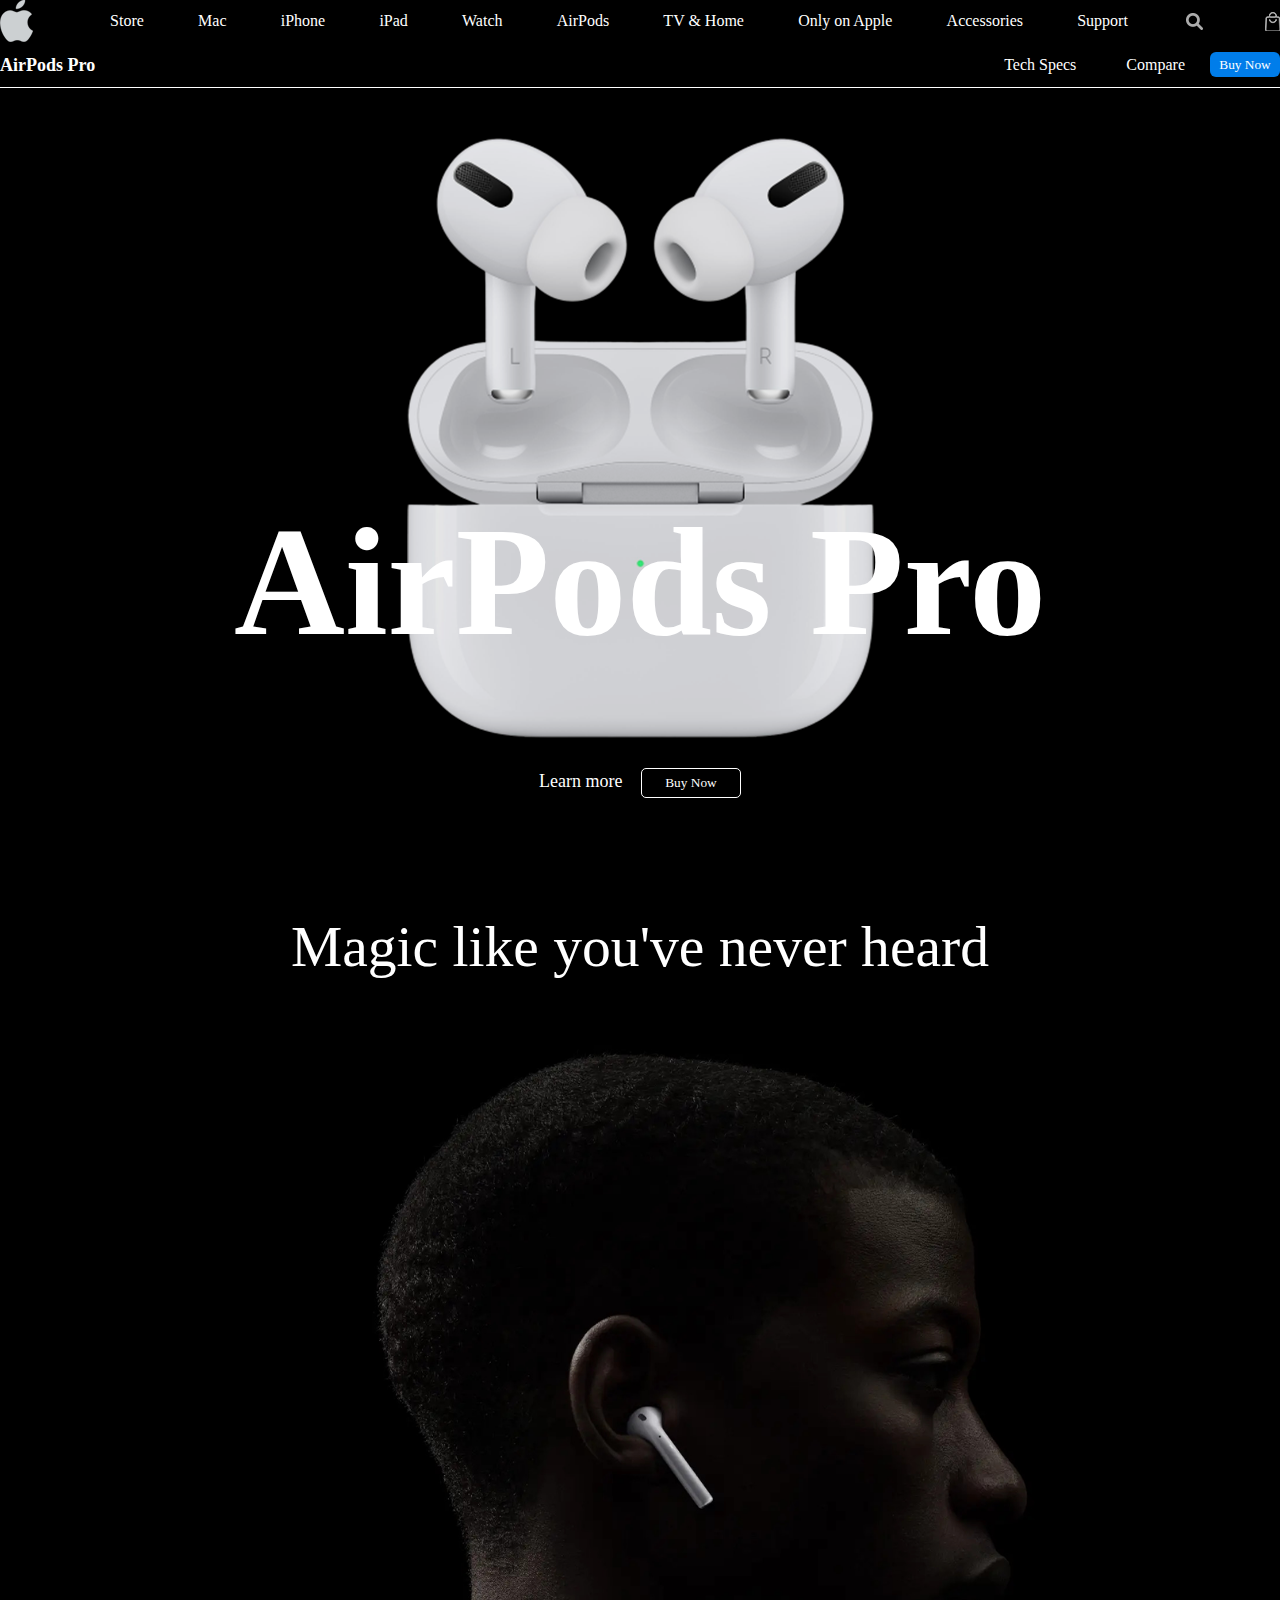
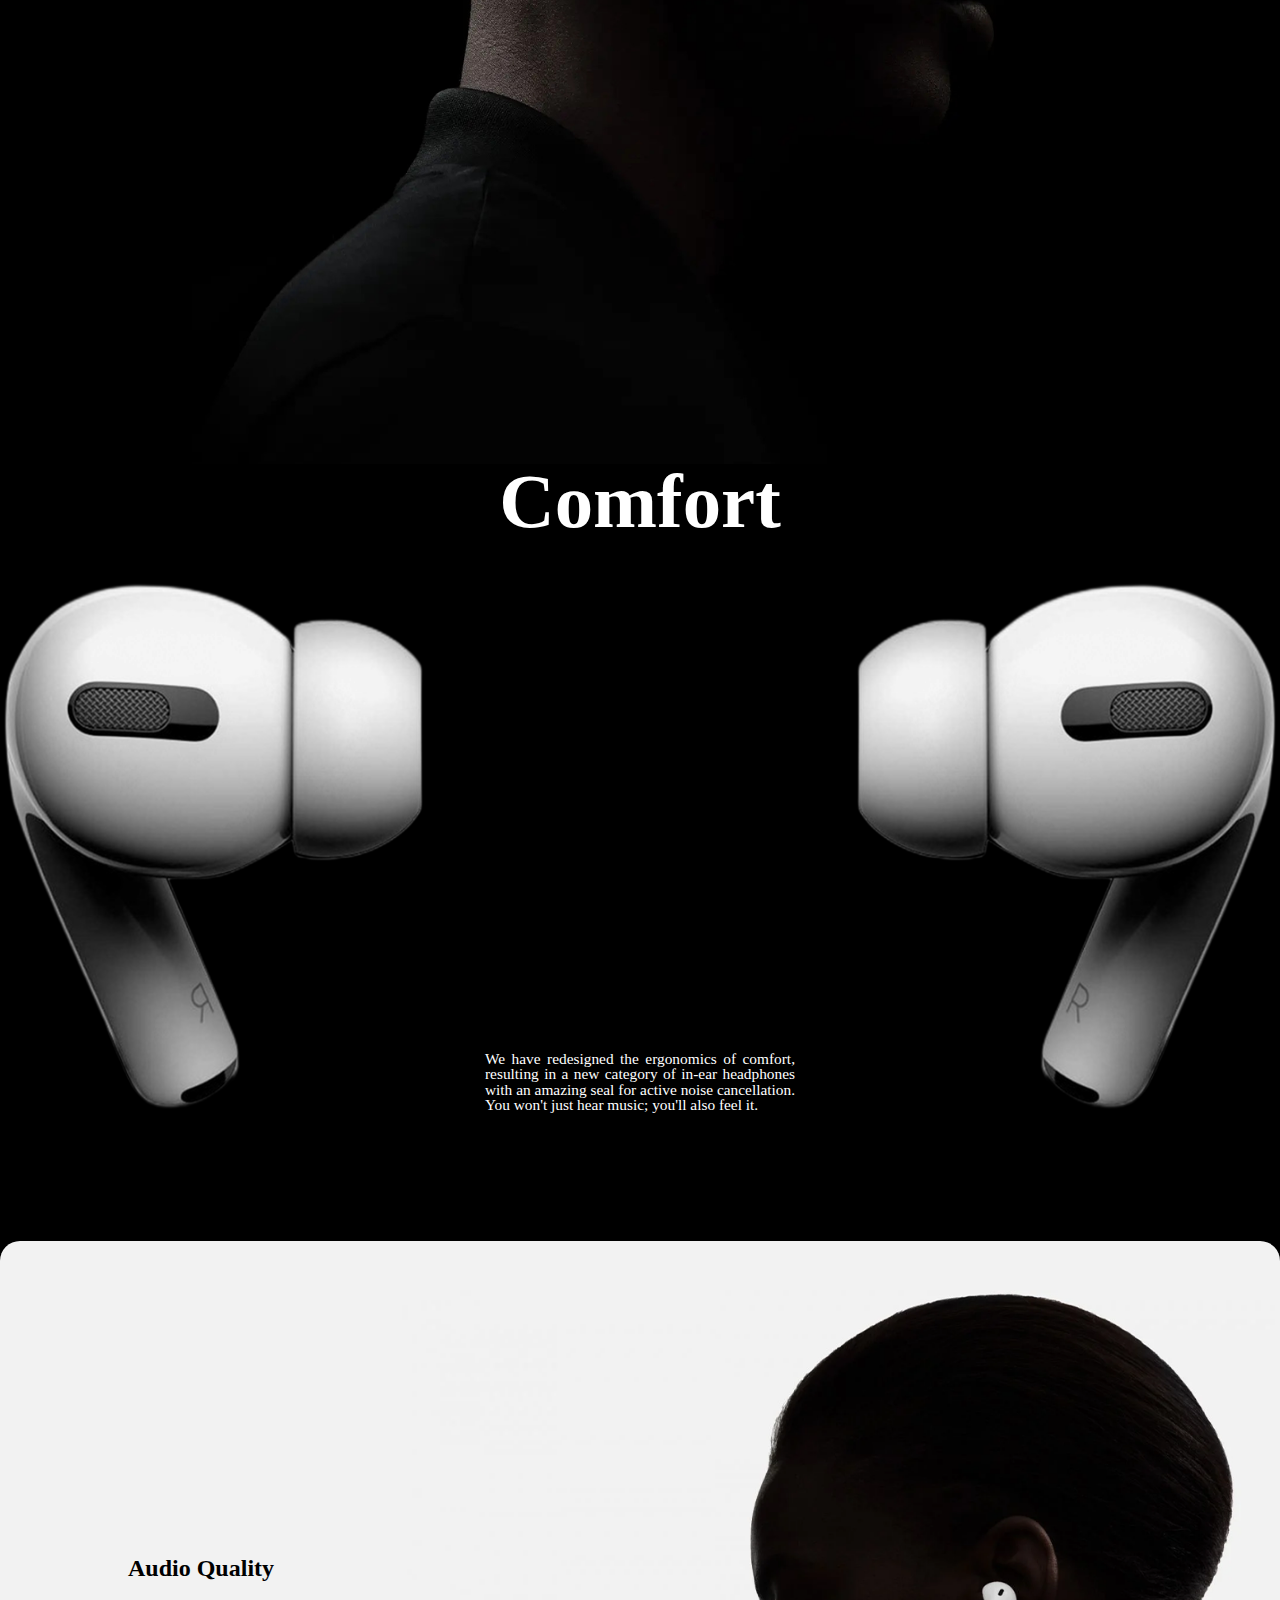
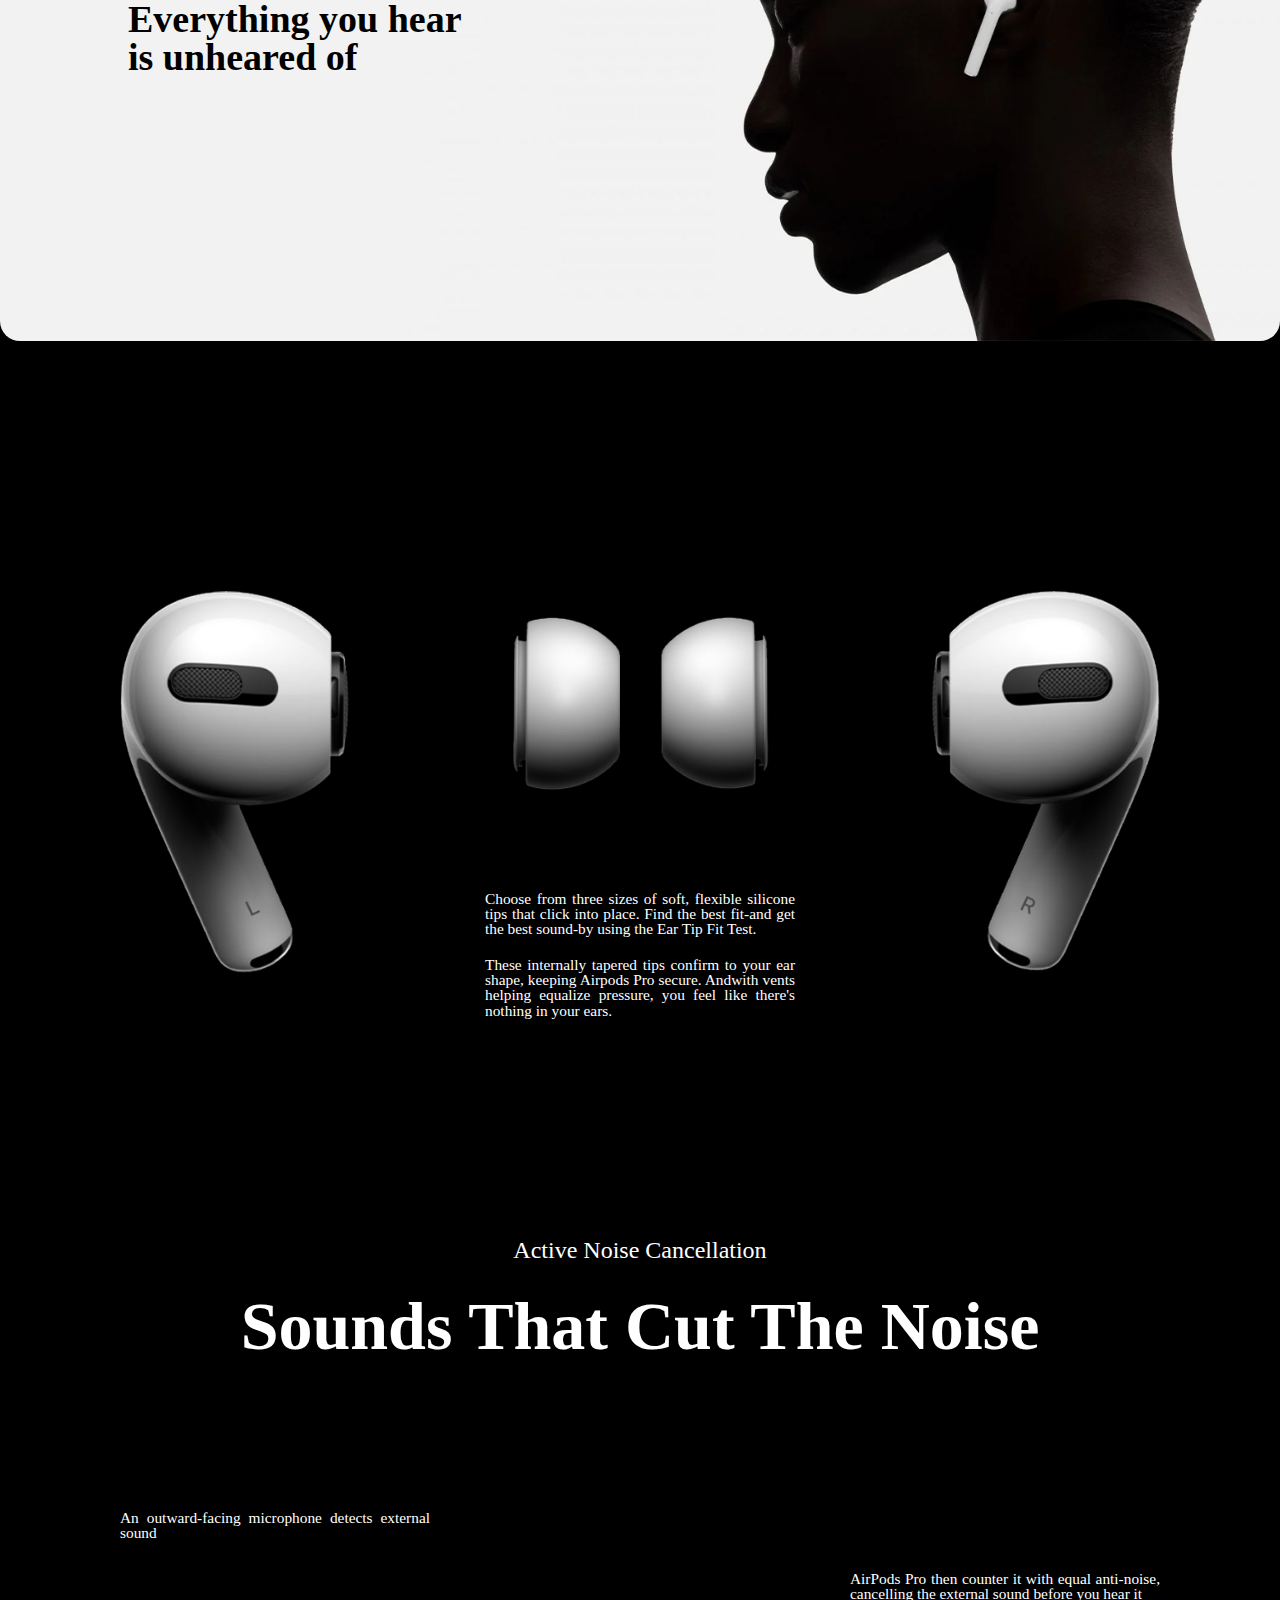
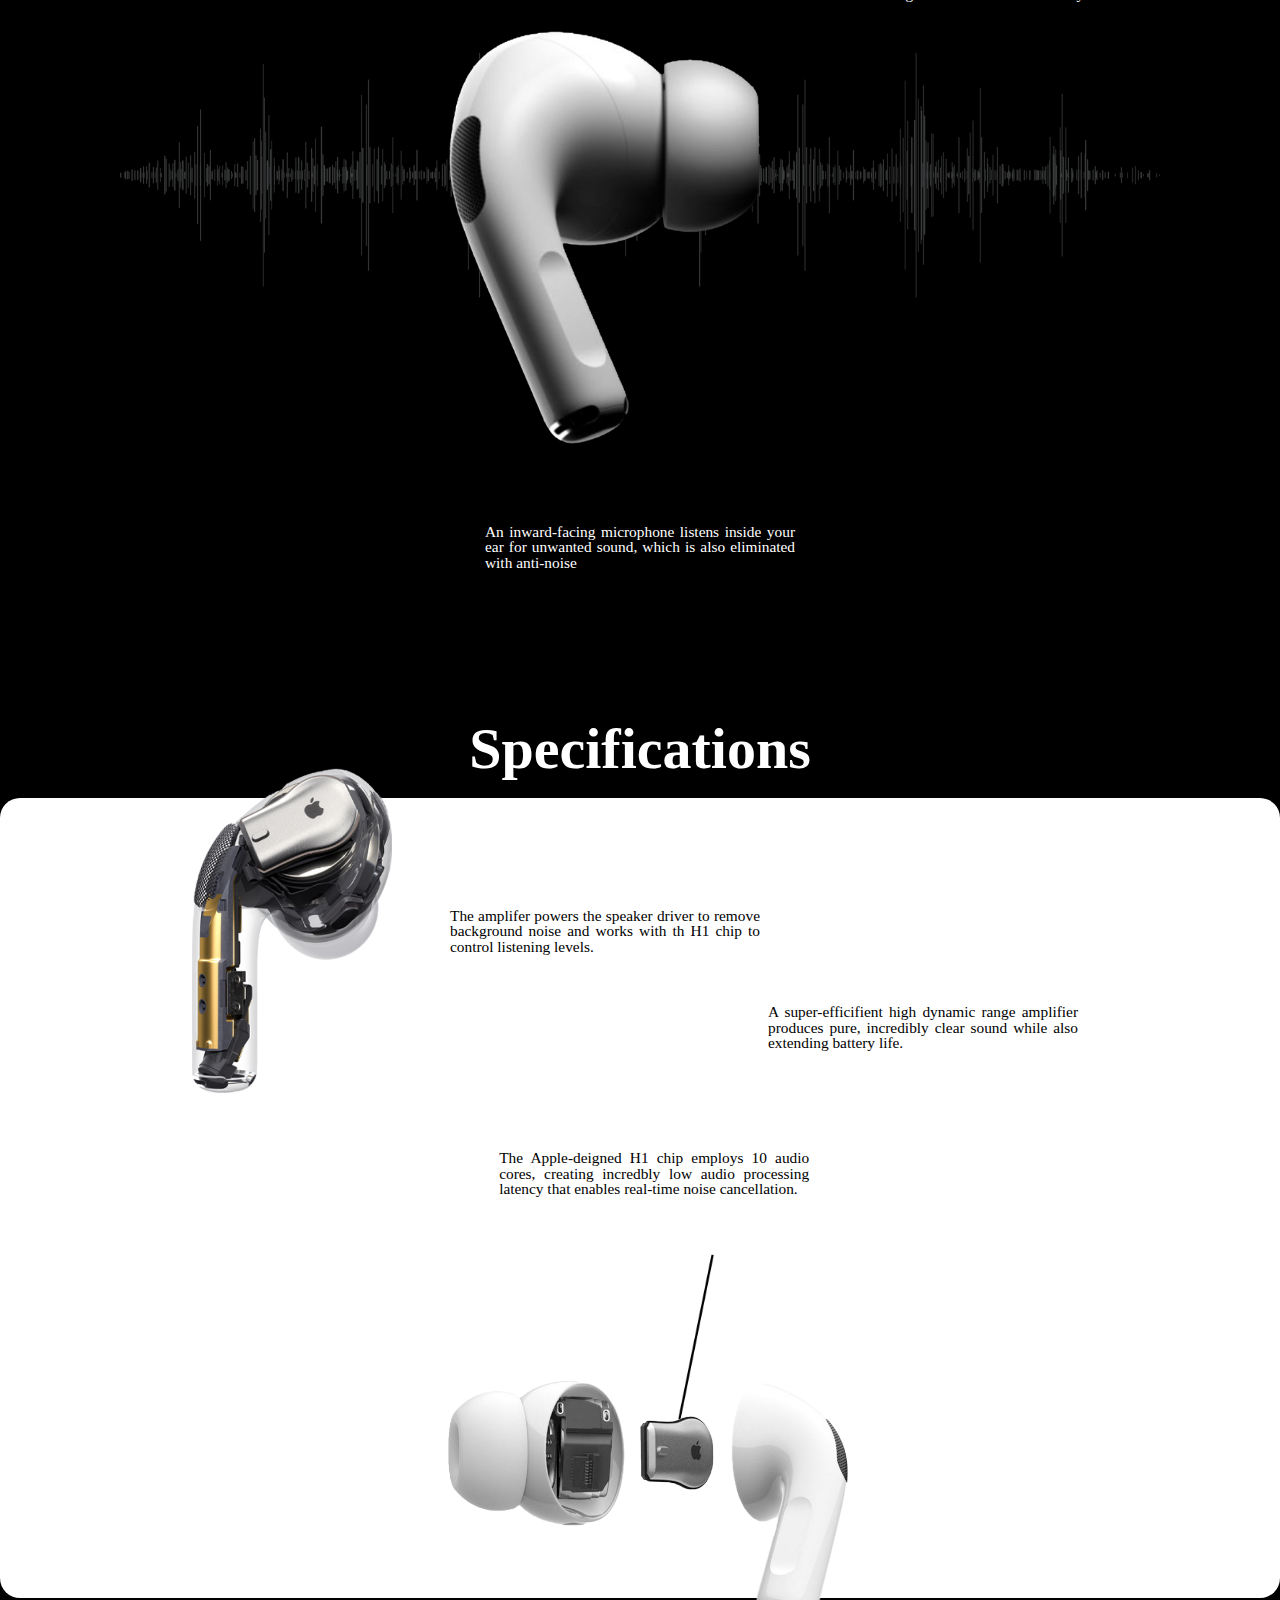
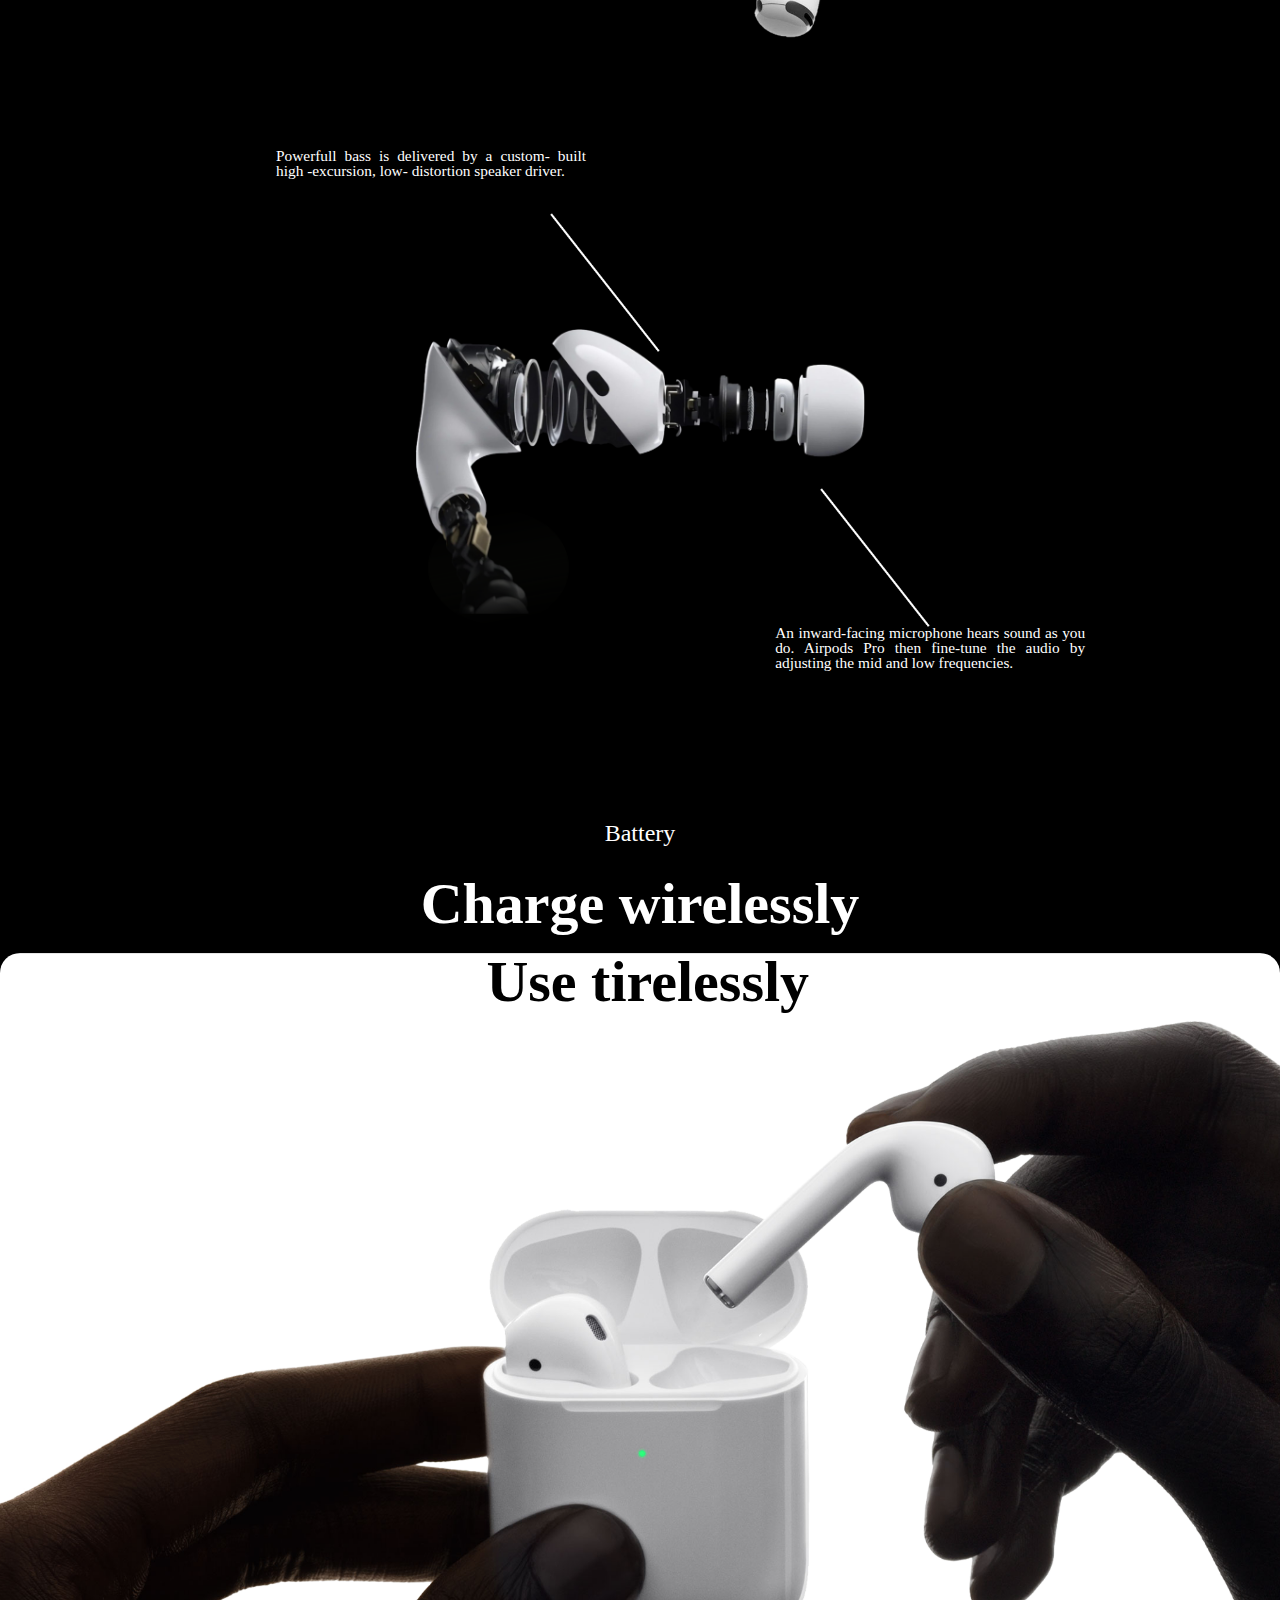
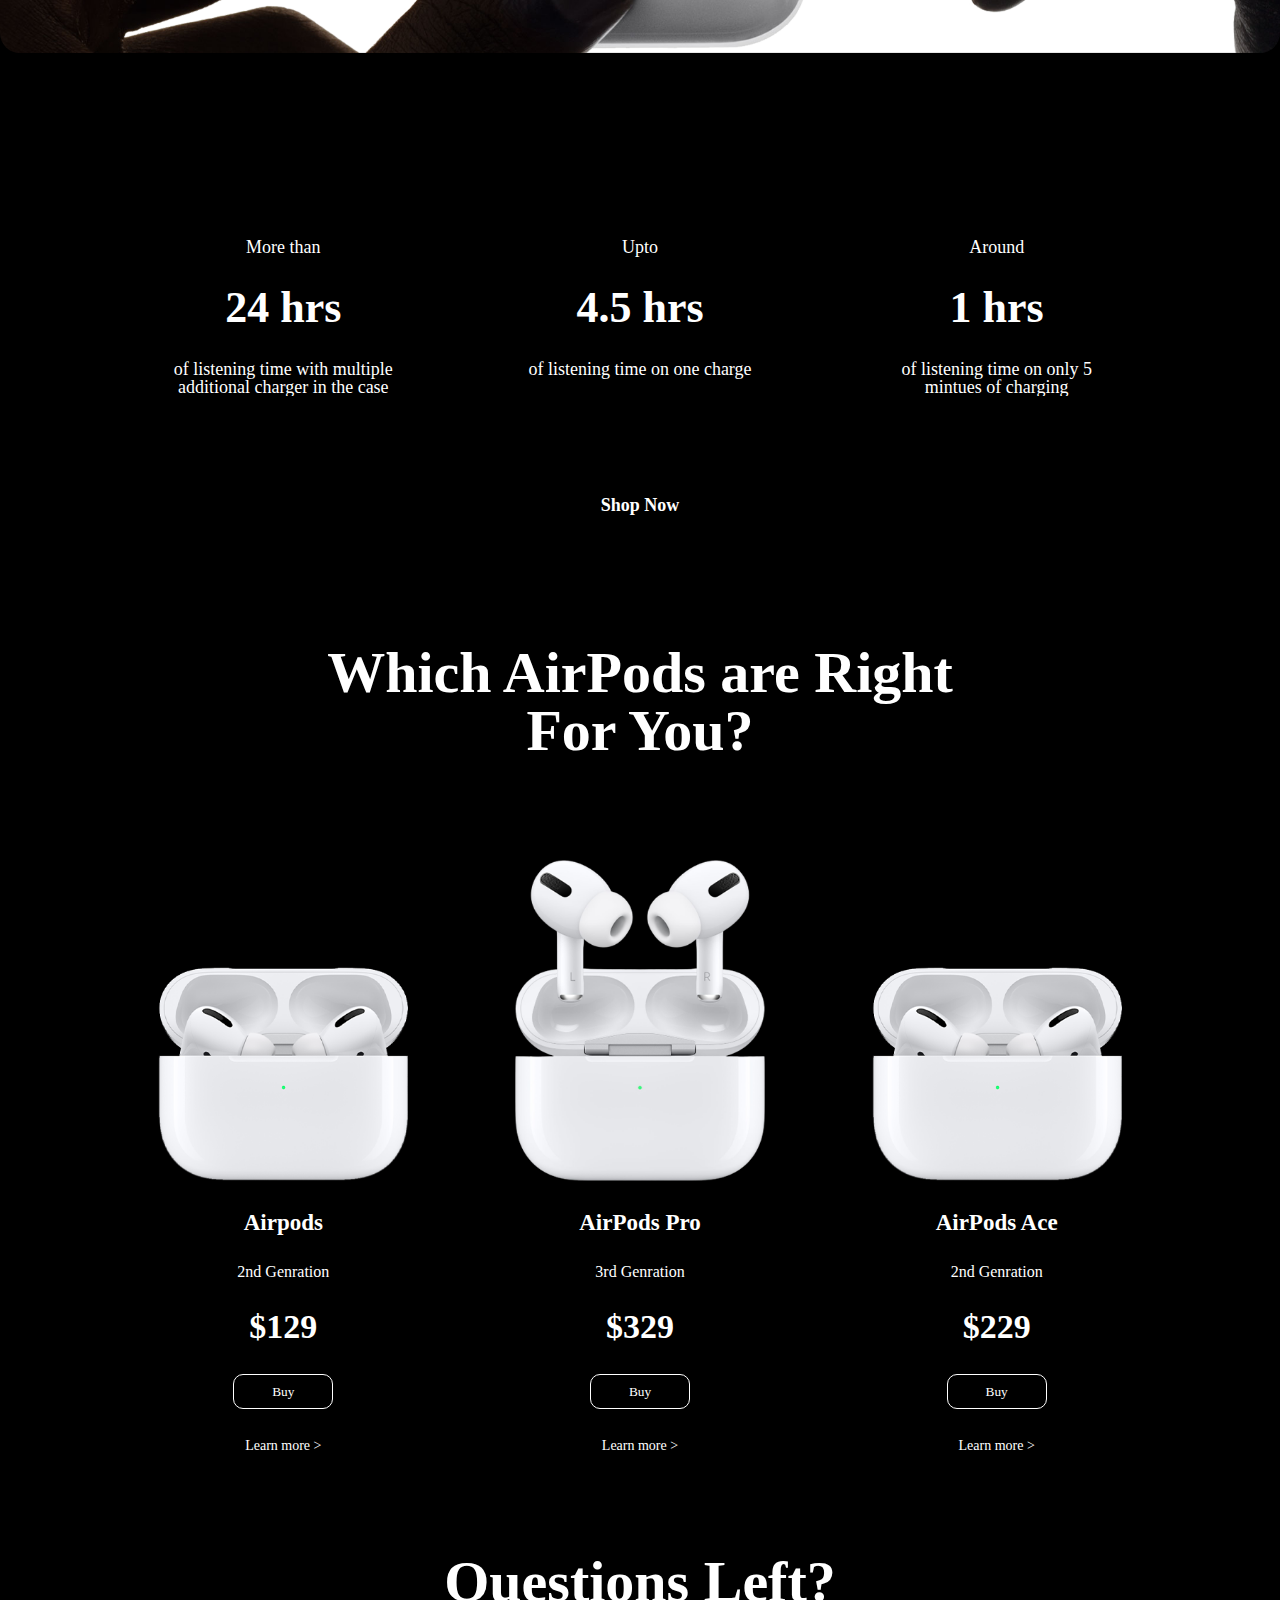
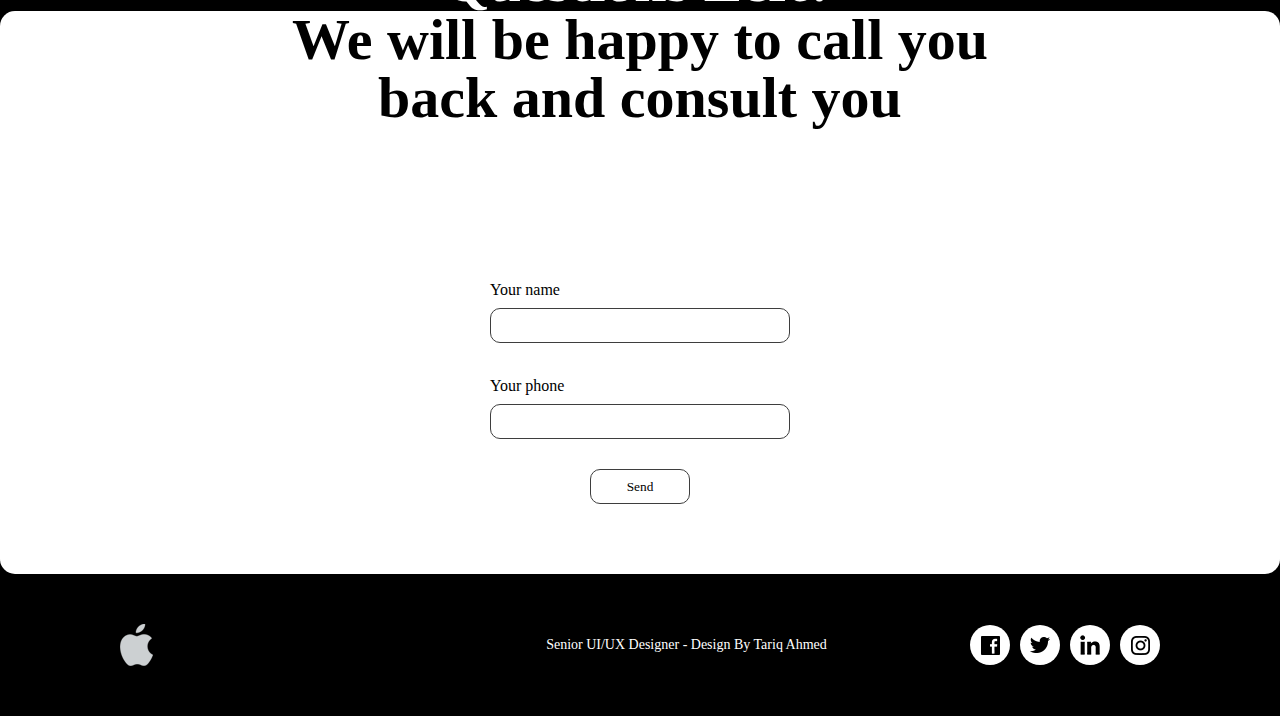
<file: Apple/Apple/Apple/index.html>
<!DOCTYPE html>
<html lang="en">
<head>
    <title>Document</title>
    <link rel="stylesheet" href="..//Apple/css/style.css">
    <meta charset="UTF-8">
    <meta name="viewport" content="width=device-width">
</head>
<body>
    <header class="header"> 
        <div class="container-trick">
            <div class="header__floor-one">
                <div class="header__container-img">
                    <img src="../Apple/img/apple.png" alt="apple" class="header__img-logo">
                </div>
                <nav class="header__menu">
                    <ul class="header__list-links" id="listLinks">
                        <li class="header__list-items"><a href="#">Store</a></li>
                        <li class="header__list-items"><a href="#">Mac</a></li>
                        <li class="header__list-items"><a href="#">iPhone</a></li>
                        <li class="header__list-items"><a href="#">iPad</a></li>
                        <li class="header__list-items"><a href="#">Watch</a></li>
                        <li class="header__list-items"><a href="#">AirPods</a></li>
                        <li class="header__list-items"><a href="#">TV & Home</a></li>
                        <li class="header__list-items"><a href="#">Only on Apple</a></li>
                        <li class="header__list-items"><a href="#">Accessories</a></li>
                        <li class="header__list-items"><a href="#">Support</a></li>
                    </ul>
                </nav>
                <div class="header_burger">
                    <img src="../Apple/img/free-icon-burger-menu-9451364.png" id="toggleImage" alt="apple" class="header__burger-menu">
                    <script>
                        let isTrue = false;
                    
                        // Находим изображение по ID
                        const image = document.getElementById('toggleImage');
                        const listlinks = document.getElementById('listLinks');
                        
                       
                        // Добавляем обработчик события клика
                        image.addEventListener('click', function() {
                            // Переключаем значение флага
                            isTrue = !isTrue;
            
                    
                            // Вы можете выполнить любое действие в зависимости от значения isTrue
                            if (isTrue) {
                                listlinks.style.opacity = 1;
                            } else {
                                listlinks.style.opacity = 0;
                            }
                        });
                    </script>
                </div>
                <img src="../Apple/img/magnifying-glass-solid.png" alt="search" class="header__img-search">
                <img src="../Apple/img/bag.png" alt="basket" class="header__img-basket">
            </div>
            <div class="header__floor-two">
                <h2 class="header__logo">AirPods Pro</h2>
                <a href="#" class="header__list-items">Tech Specs</a>
                <a href="#" class="header__list-items">Compare</a>
                <button class="buttuon-buy">Buy Now</button>
            </div>   
        </div>
    </header>
    <main>
        <div class="container-trick container-trick__paddin-top">
            <section class="AirPods_Pro">
                <div class="conteiner-img">
                    <img src="../Apple/img/caseAir.png" alt="caseAir" class="AirPods_Pro__img">
                </div>
                <h2 class="AirPods_Pro__text-AirPodsPro">AirPods Pro</h2>
                <a href="#" class="AirPods_Pro__link-learn-more">Learn more</a>
                <button class="AirPods_Pro__bBuyNow">Buy Now</button>
            </section>
            <section class="face-style">
                <h2 class="face-style__title">Magic like you've never heard</h2>
                <img src="..//Apple/img/face.png" alt="face" class="face-style__img">
            </section>
            <section class="section-comfort">
                <h2 class="section-comfort__title">Comfort</h2>
                <div class="grid grid_threeColumn">
                    <div class="grid__items">
                        <img src="../Apple/img/hearphoneL.png" alt="hearphoneL" class="hearphoneL">
                    </div>
                    <div class="grid__items">
                        <p class="section-text"> We have redesigned the ergonomics of comfort, 
                            resulting in a new category of in-ear headphones with an amazing
                            seal for active noise cancellation. You won't just hear music; 
                            you'll also feel it.</p>
                    </div>
                    <div class="grid__items">
                        <img src="../Apple/img/hearphoneR.png" alt="hearphoneR" class="hearphoneR">
                    </div>
                </div>
            </section>
        </div>

            <section class="section-AQ">
                <article class="section-AQ__text">
                    <h3 class="section-AQ-three">Audio Quality</h3>
                    <h2 class="section-AQ-two">Everything you hear is unheared of</h2>
                </article>
            </section>
        
        <div class="wrap wrap_wrap-top">
            <section class="section-trip-fit">
                <img src="../Apple/img/L.png" alt="L" class="section-trip-fit__hearphoneL">
                <p class="section-text section-trip-fit_decor-text"> Choose from three sizes of soft, flexible silicone tips 
                    that click into place. Find the best fit-and get the best sound-by using the Ear Tip Fit Test.</p>
                <p class="section-text section-trip-fit_decor-text"> These internally tapered tips confirm to your ear shape, 
                    keeping Airpods Pro secure. Andwith vents helping equalize pressure, you feel like there's nothing in your ears.</p>
                <img src="../Apple/img/R.png" alt="R" class="section-trip-fit__hearphoneR">
            </section>
            <section class="section-active-noise">
                <h3 class="section-active-noise__title3">Active Noise Cancellation</h3>
                <h2 class="section-active-noise__title2">Sounds That Cut The Noise</h2>
                <p class="section-text section-active-noise_decor-text">An outward-facing microphone detects external sound</p>
                <p class="section-text section-active-noise_decor-text">AirPods Pro then counter it with equal anti-noise, cancelling the external sound before you hear it</p>
                <img src="../Apple/img/Apple Airpods Pro Ear With Music Waves - 2086x902.png" alt="Music Waves" class="section-active-noise__img">
                <p class="section-text section-active-noise_decor-text">An inward-facing microphone listens inside your 
                    ear for unwanted sound, which is also eliminated 
                    with anti-noise</p>
                    <h2 class="title-Another-Section">Specifications</h2>
            </section>
        </div>

            <section class="section-six">
                <img src="../Apple/img/Layer 3.png" alt="#" class="section-six__invisible-earphone">
                <img src="../Apple/img/Layer 4.png" alt="#" class="section-six__chip-earphone">
                <!-- <img src="../Apple/img/ezgif.com-gif-maker (3).png" alt="#" class="section-six__bg-img"> -->
                <p class="section-text section-six_decor-text">The amplifer powers the speaker driver to remove background noise and works with th H1 chip to control listening levels.</p>
                <p class="section-text section-six_decor-text">A super-efficifient high dynamic range amplifier produces pure, incredibly clear sound while also extending battery life.</p>
                <p class="section-text section-six_decor-text">The Apple-deigned H1 chip employs 10 audio cores, creating incredbly low audio processing latency that enables real-time noise cancellation.</p>
                <img src="../Apple/img/Line 1.png" alt="#" class="section-six__line-img">
            </section>

        <div class="wrap wrap_wrap-top">
            <section class="section-parts">
                <p class="section-text section-parts_decor-text">  Powerfull bass is delivered by a custom- built high -excursion, low- distortion speaker driver.</p>
                <img src="../Apple/img/LineW 1.png" alt="LineW" class="section-parts__overLine">
                <img src="../Apple/img/Ellipse 1.png" alt="Ellipse" class="section-parts__img-headphone-parts">
                <img src="../Apple/img/LineW 1.png" alt="LineW" class="section-parts__underLine">
                <p class="section-text section-parts_decor-text">  An inward-facing microphone hears sound as you do. Airpods Pro then fine-tune the audio by adjusting the mid and low frequencies.</p>
                <h6 class="section-active-noise__title3">Battery</h6>
                <h2 class="title-Another-Section">Charge wirelessly</h2>
            </section>
        </div>

            <section class="caseAir">
                <h2 class="title-Another-Section caseAir_PosTitle">Use tirelessly</h2>
                <!-- <img src="../Apple/img/ezgif.com-gif-maker.png" alt="ezgif" class="caseAir__img"> -->
            </section>

        <div class="wrap wrap_wrap-top">
            <section class="right-choose">
                <div class="grid grid_three-column">
                    <div class="grid__items">
                        <h6 class="grid__tilte">More than</h6>
                        <h2 class="grid__hours">24 hrs</h2>
                        <p class="grid__text">of listening time with multiple additional charger in the case</p>
                    </div>
                    <div class="grid__items">
                        <h6 class="grid__tilte">Upto</h6>
                        <h2 class="grid__hours">4.5 hrs</h2>
                        <p class="grid__text">of listening time on one charge</p>
                    </div>
                    <div class="grid__items">
                        <h6 class="grid__tilte">Around</h6>
                        <h2 class="grid__hours">1 hrs</h2>
                        <p class="grid__text">of listening time on only 5 mintues of charging</p>
                    </div>
                </div>

                <a href="#" class="right-choose__link">Shop Now</a>
                <h2 class="title-Another-Section right-choose__questions">Which AirPods are Right For You?</h2>
                <div class="grid grid_three-column grid_aling-items">
                    <div class="grid__items">
                        <img src="../Apple/img/[CITYPNG.COM]Opened Airpods Pro Apple Case Front View - 854x720 copy1.png" alt="" class="grid__img">
                        <h3 class="grid__name-Air">Airpods</h3>
                        <h4 class="grid__genration">2nd Genration</h4>
                        <h2 class="grid__price-Air">$129</h2>
                        <button class="grid__buy">Buy</button>
                        <a href="#" class="grid__learn-more">Learn more ></a>
                    </div>
                    <div class="grid__items">
                        <img src="../Apple/img/tinywow2.png" alt="" class="grid__img">
                        <h3 class="grid__name-Air">AirPods Pro</h3>
                        <h4 class="grid__genration">3rd Genration</h4>
                        <h2 class="grid__price-Air">$329</h2>
                        <button class="grid__buy">Buy</button>
                        <a href="#" class="grid__learn-more">Learn more ></a>
                    </div>
                    <div class="grid__items">
                        <img src="../Apple/img/[CITYPNG.COM]Opened Airpods Pro Apple Case Front View - 854x720 cop3.png" alt="" class="grid__img">
                        <h3 class="grid__name-Air">AirPods Ace</h3>
                        <h4 class="grid__genration">2nd Genration</h4>
                        <h2 class="grid__price-Air">$229</h2>
                        <button class="grid__buy">Buy</button>
                        <a href="#" class="grid__learn-more">Learn more ></a>
                    </div>
                </div>
                <h2 class="right-choose__questions title-Another-Section">Questions Left?</h2>
            </section>
        </div>

            <section class="white-forms">
                <h2 class="white-forms__questions title-Another-Section">We will be happy to call you back and consult you</h2>
                <form action="#" class="white-forms_flex-direct">
                    <div class="container white-forms_position">
                        <label for="name" class="white-forms__name">Your name</label>
                    </div>
                    <input type="text" id="name" class="white-forms__input-name">
                    <div class="container white-forms_position">
                        <label for="phone" class="white-forms__phone">Your phone</label>
                    </div>
                    <input type="number" id="phone" class="white-forms__input-phone">
                    <button class="white-forms__buttons">Send</button>
                </form>
            </section>

    </main>
    <footer>
        <div class="wrap wrap_wrap-top footer__flex">
            <img src="../Apple/img/AppleFot.png" alt="#">
            <h6 class="footer__avtor">Senior UI/UX Designer - Design By Tariq Ahmed</h6>
            <div class="conIcon">
                <img src="../Apple/img/FB.png" alt="#" class="footer_x">
            </div>
            <div class="conIcon">
                <img src="../Apple/img/X.png" alt="#" class="footer_x">
            </div>
            <div class="conIcon">
                <img src="../Apple/img/inc.png" alt="#" class="footer_x">
            </div>
            <div class="conIcon">
                <img src="../Apple/img/instb.png" alt="#" class="footer_x">
            </div>
        </div>
    </footer>
</body>
</html>
</file>
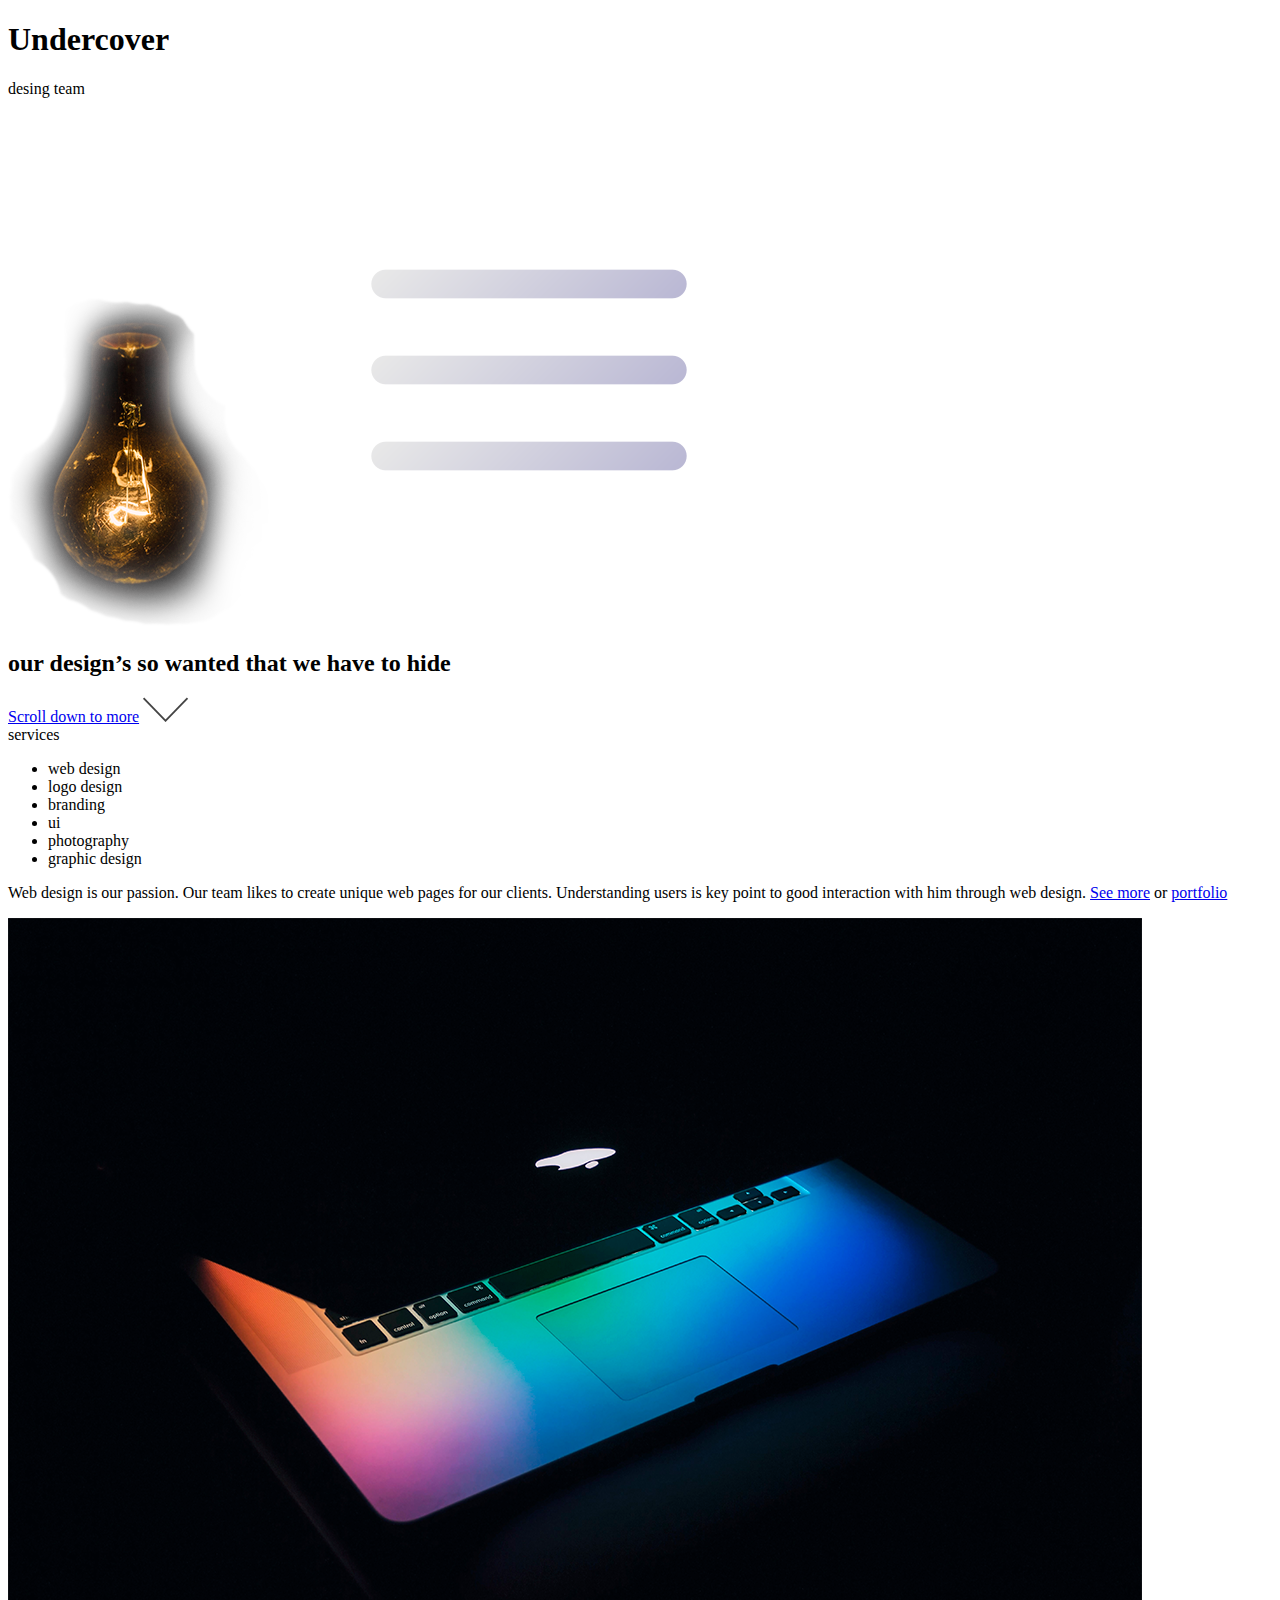
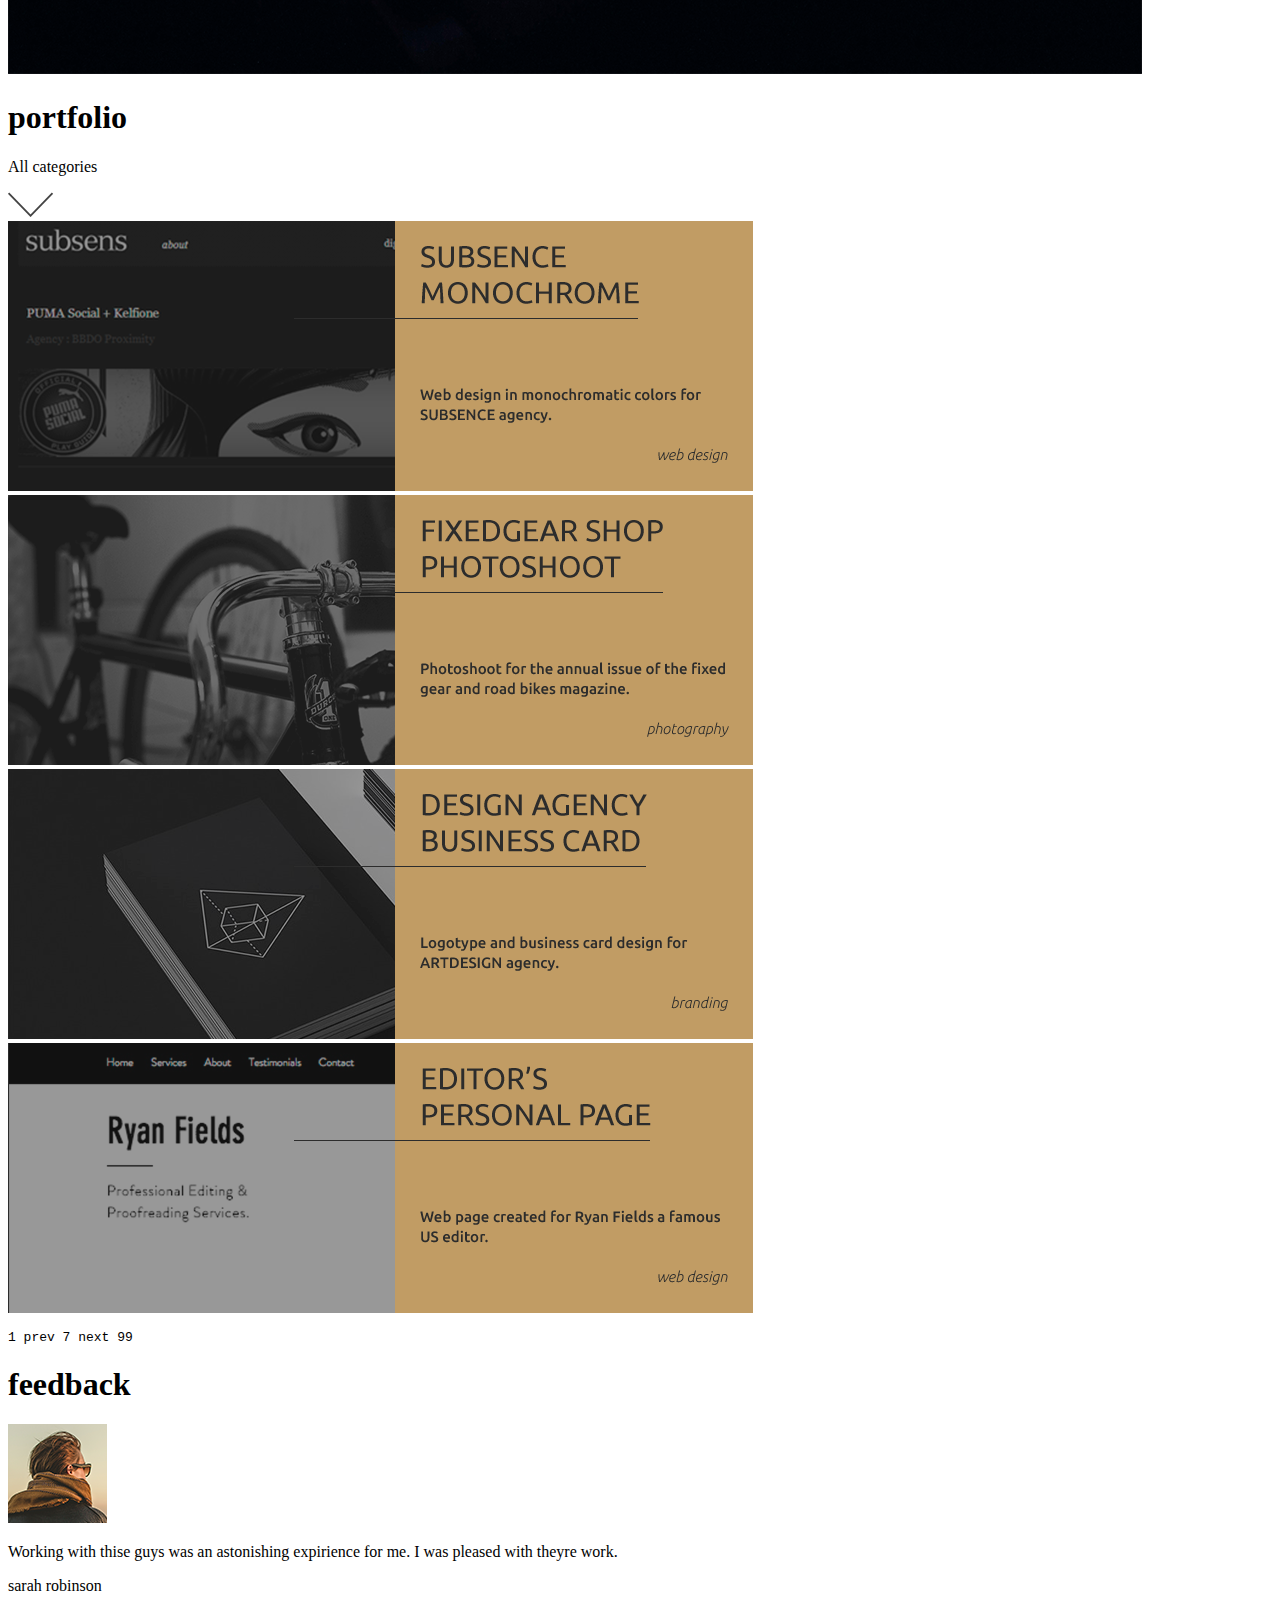
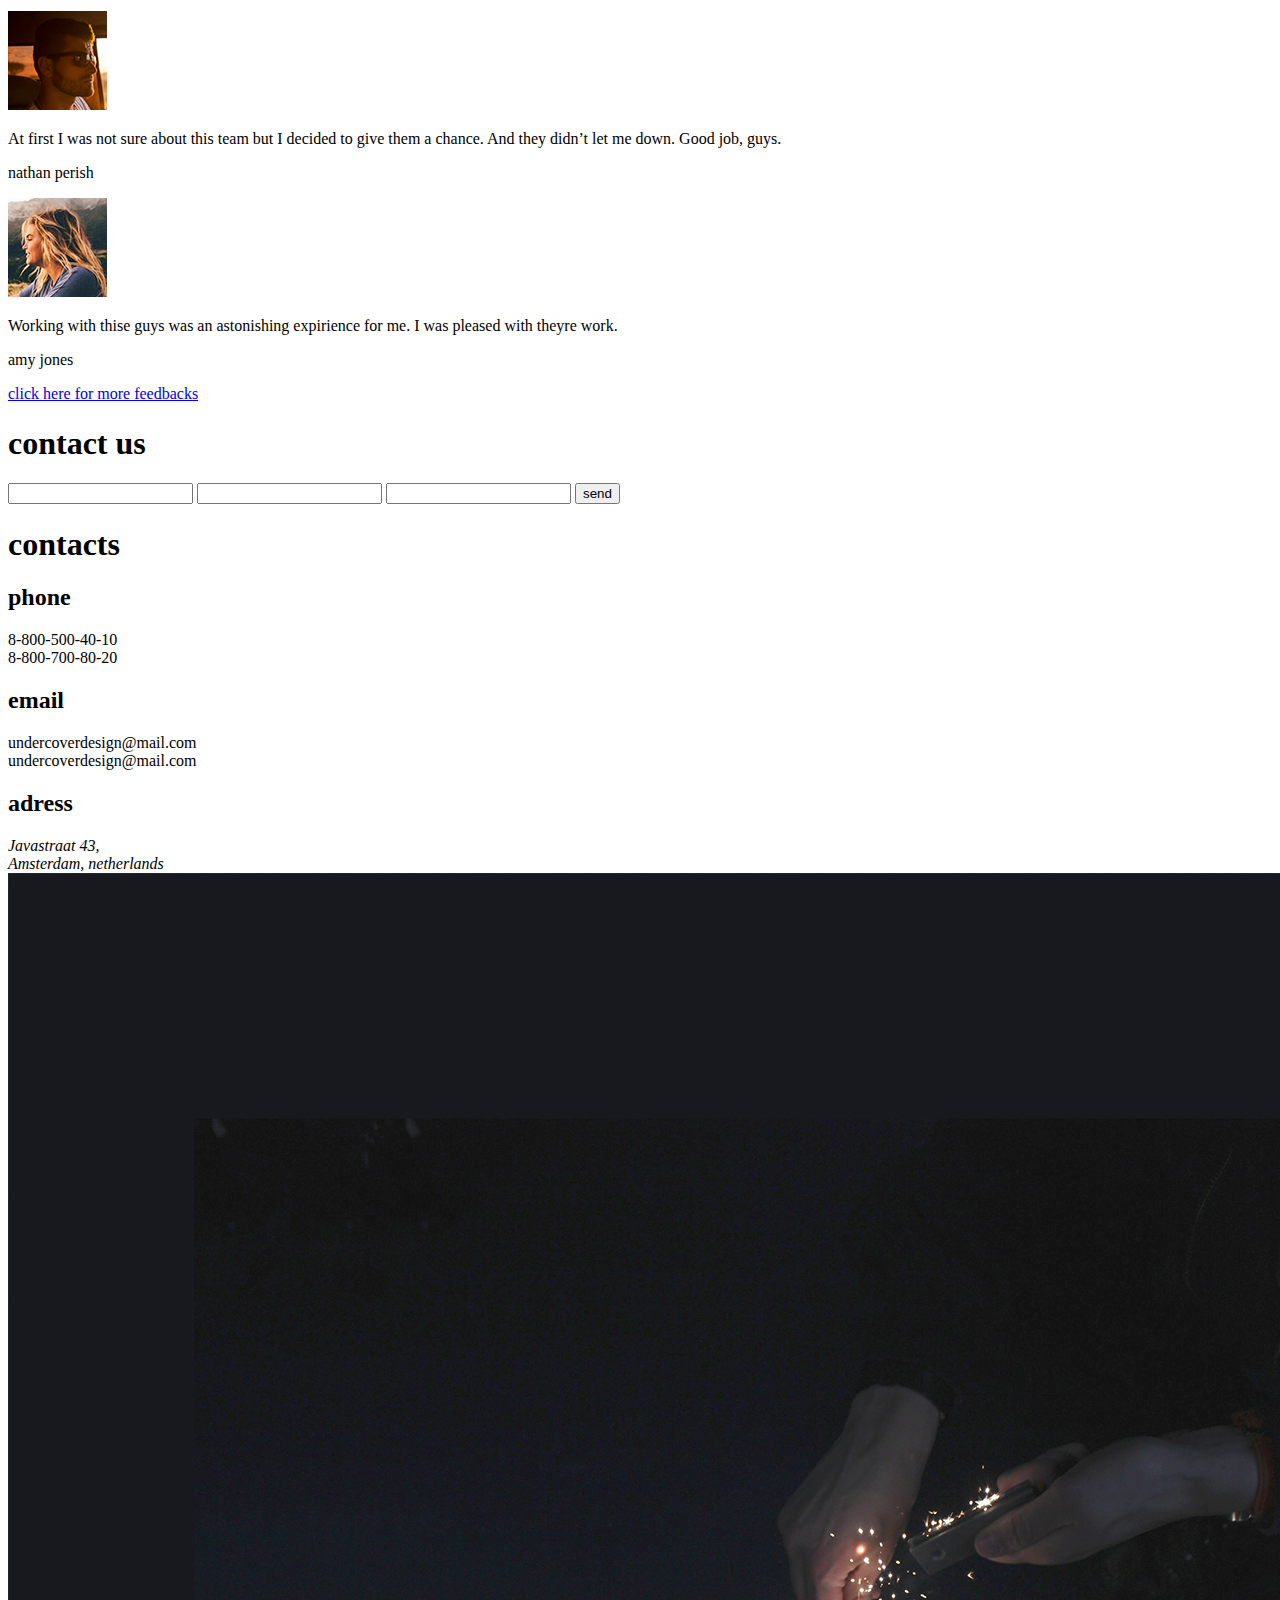
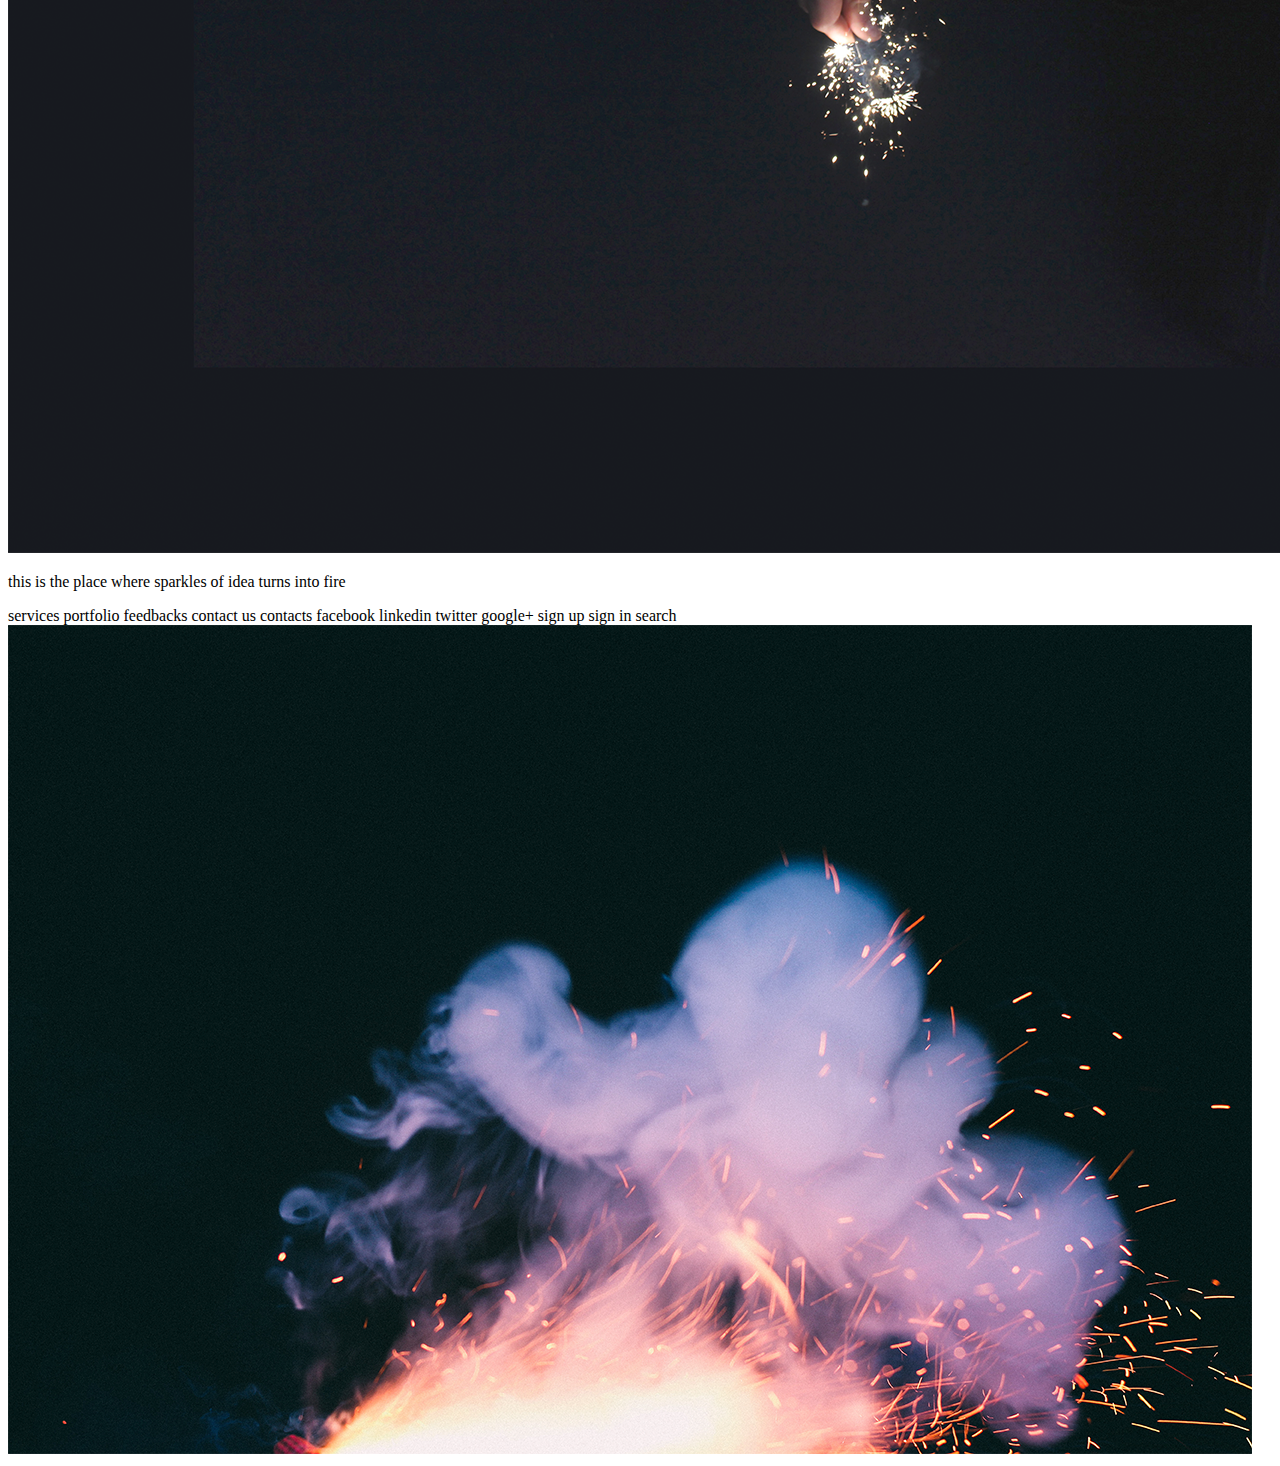
<file: Undercover/Undercover/Undercover/index.html>
<!DOCTYPE html>
<html lang="en">
<head>
    <meta charset="UTF-8">
    <meta name="viewport" content="width=device-width, initial-scale=1.0">
    <link rel="stylesheet" href="C:\Users\godzi\Desktop\Undercover\Undercover\Undercover\css\style.css">
    <meta name="viewport" content="width=device-width">
</head>
<body>
    <div class="tile tile_paddingTop">
        <div class="tile__wrap">
            <div class="title">
                <h1 class="logo">Undercover</h1>
                <p class="under-logo under-logo_step-right">desing team</p>
            </div>
            <picture class="decor">
                <img src="../Undercover/img/lamPhoto.png" alt="light" class="lamp">
                <img src="../Undercover/img/free-icon-burger-menu-9451364.png" alt="burger" class="burger burger_border">
            </picture>
            <h2 class="text_desing">our design’s so wanted that we have to hide</h2>
            <div class="link-footer">
                <a href="#" class="linkToFooter">Scroll down to more</a>
                <picture>
                    <img src="../Undercover/img/down.png" alt="down" class="strDown">
                </picture>
            </div>
        </div>
    </div>
    <div class="tile tile_paddingTop">
        <div class="tile__wrap">
            <div class="tile__grid grid">
                <div class="grid__head">
                    services
                </div>
                <div class="grid__aside aside">
                    <ul class="aside__list">
                        <li class="aside__item">web design</li>
                        <li class="aside__item">logo design</li>
                        <li class="aside__item">branding</li>
                        <li class="aside__item">ui</li>
                        <li class="aside__item">photography</li>
                        <li class="aside__item">graphic design</li>
                    </ul>
                </div>
                <div class="grid__content">
                    <p class="grid__text">Web design is our passion. Our team likes to create unique web pages 
                        for our clients. Understanding users is key point to good interaction 
                        with him through web design. <a href="#" class="grid__link">See more</a> or <a href="#" class="grid__link">portfolio</a></p>
                        <div class="img-conteiner">
                            <img src="../Undercover/img/web design illustration.png" alt="lapTop" class="image">
                        </div>
                </div>
            </div>
        </div>
    </div>
    <div class="tile">
        <div class="tile__wrap tile_flex">
            <div>
                <h1 class="tile__headline uppercase-text">portfolio</h1>
            </div>
            <div class="downDrop">
                <p>All categories</p><img src="../Undercover/img/down.png" alt="#">
            </div>
                <div class="grid-card">
                    <div class="grid-card__items"><img src="../Undercover/img/item1.png" alt="#"></div>
                    <div class="grid-card__items"><img src="../Undercover/img/item2.png" alt="#"></div>
                    <div class="grid-card__items"><img src="../Undercover/img/item3.png" alt="#"></div>
                    <div class="grid-card__items"><img src="../Undercover/img/item4.png" alt="#"></div>
                </div>
            <div class="sliderMaybe">
                <pre>1 prev 7 next 99</pre>
            </div>
        </div>
    </div>
    <div class="tile tile_paddingTop">
        <div class="tile__wrap">
            <div class="grid-gold grid-gold_twoColum">
                <div class="grid-gold__feedback feedback">
                    <div class="flex-gold flex-gold_directColum">
                        <h1 class="flex-gold__title">feedback</h1>
                        <div class="feedback_card">
                            <div class="feedback_card__top">
                                <img src="../Undercover/img/photo bg.png" alt="#" class="feedback_card__icon">
                                <p>
                                    Working with thise guys was an astonishing expirience for me. I was pleased with theyre work.
                                </p>
                            </div>
                            <div class="feedback_card__bottom">
                                <p>sarah robinson</p>
                            </div>
                        </div>
                        <div class="feedback_card">
                            <div class="feedback_card__top">
                                <img src="../Undercover/img/photo bg2.png" alt="#" class="feedback_card__icon">
                                <p>
                                    At first I was not sure about this team but I decided to give them a chance. And they didn’t let me down. Good job, guys.
                                </p>
                            </div>
                            <div class="feedback_card__bottom">
                                <p>nathan perish</p>
                            </div>
                        </div>
                        <div class="feedback_card">
                            <div class="feedback_card__top">
                                <img src="../Undercover/img/photo bg3.png" alt="#" class="feedback_card__icon">
                                <p>
                                    Working with thise guys was an astonishing expirience for me. I was pleased with theyre work.
                                </p>
                            </div>
                            <div class="feedback_card__bottom">
                                <p>amy jones</p>
                            </div>
                        </div>
                        <div class="link">
                            <a href="#" class="linkToFeedback">click here for more feedbacks</a>
                        </div>
                    </div>
                </div>
                <div class="grid-gold__contact-us">
                    <div class="flex-gold flex-gold_directColum">
                        <h1 class="flex-gold__title">contact us</h1>
                        <form action="#" class="flex-gold flex-gold_directColum flex-gold_gap">
                            <input type="text" name="name" class="name">
                            <input type="email" name="email" class="Email">
                            <input type="text" name="text" class="your-message">
                            <button class="bsend">send</button>
                        </form>
                    </div>
                </div>
            </div>
        </div>
    </div>
    <div class="tile tile_paddingTop">
        <h1 class="tile__contact">contacts</h1>
        <div class="grid-gold grid-gold_ThreeColum">
            <div class="phone">
                <h2 class="text-overline">phone</h2>
                <div class="tel-number">8-800-500-40-10</div>
                <div class="tel-number">8-800-700-80-20</div>
            </div>
            <div class="email">
                <h2 class="text-overline">email</h2>
                <div class="email_poshta">undercoverdesign@mail.com</div>
                <div class="email_poshta">undercoverdesign@mail.com</div>
            </div>
            <div class="adress">
                <h2 class="text-overline">adress</h2>
                <address>Javastraat 43,</address>
                <address>Amsterdam, netherlands</address>
            </div>
        </div>
        <img src="../Undercover/img/photo-1469178066045-855bb6994cc0.png" alt="#" class="img-overBottom">
    </div>
    <div class="tile">
        <div class="conteiner">
            <p class="text_desing">this is the place where sparkles of idea turns into fire</p>
            <div class="tile_wrap">
                <div class="nav-line flex-gold flex-gold_direcRow">
                    <a>services</a>                 
                    <a>portfolio</a>               
                    <a>feedbacks</a>             
                    <a>contact us</a>              
                    <a>contacts</a>                
                    <a>facebook</a>                 
                    <a>linkedin</a>                    
                    <a>twitter</a>                  
                    <a>google+</a>                   
                    <a>sign up</a>                     
                    <a>sign in </a>                     
                    <a>search</a>
                </div>
            </div>
        </div>
        <div class="img-conteiner">
            <img src="..//Undercover/img/photo-1447952141348-d97b9d64123f.png" alt="#" class="img-bottom">
        </div>
    </div>
</body>
</html>
</file>
<file: Apple/Apple/Apple/css/style.css>
/*Обнуление*/
*{
	padding: 0;
	margin: 0;
	border: 0;
}
*,*:before,*:after{
	-moz-box-sizing: border-box;
	-webkit-box-sizing: border-box;
	box-sizing: border-box;
}
:focus,:active{outline: none;}
a:focus,a:active{outline: none;}

nav,footer,header,aside{display: block;}

html,body{
	height: 100%;
	width: 100%;
	font-size: 100%;
	line-height: 1;
	font-size: 14px;
	-ms-text-size-adjust: 100%;
	-moz-text-size-adjust: 100%;
	-webkit-text-size-adjust: 100%;
}
input,button,textarea{font-family:inherit;}

input::-ms-clear{display: none;}
button{cursor: pointer;}
button::-moz-focus-inner {padding:0;border:0;}
a, a:visited{text-decoration: none;}
a:hover{text-decoration: none;}
ul li{list-style: none;}
img{vertical-align: top;}

h1,h2,h3,h4,h5,h6{font-size:inherit;font-weight: 400;}
/*--------------------*/


.container-trick{
    max-width: 1400px;
    margin: 0 auto;
    position: relative;
}

.container-trick__paddin-top{
    padding-top: 50px;
}

body{
    background: #000;
    color: white;
}

.wrap{
    padding: 0 120px;
}

.grid{
    display: grid;
}

.title-Another-Section{
    font-size: 58px;
    text-align: center;
    font-weight: bold;
    margin-bottom: 20px;
}

.section-text{
    font-size: 1.2vw;
    max-width: 320px;
    text-align: justify;
}

/* header */

.header__burger-menu{
    display: none;
}

/* header-floor 1 */

.header__floor-one{
    display: flex;
    flex-direction: row;
    align-items: center;
}

.header__img-logo{
    padding-right: 50px;
}

.header__menu{
    position: relative;
    flex-grow: 1;
}

.header__list-links{
    display: flex;
    flex-direction: row;
    justify-content: space-around;
}

.header__list-items a{
    color: white;
    font-size: 16px;
}

.header__img-search{
    padding: 0 31px;
}

.header__img-basket{
    padding-left: 31px;
}

/* header-floor 2 */

.header__floor-two{
    display: flex;
    flex-direction: row;
    align-items: center;
    padding-top: 10px;
    padding-bottom: 10px;
    border-bottom: 1px solid #fff;
}

.header__floor-two a{
    color: white;
    font-size: 16px;
}

.header__logo{
    font-size: large;
    font-weight: bold;
    flex-grow: 1;
    font-size: 18px;
}

.header__floor-two a{
    padding: 0 25px;
}

.buttuon-buy{
    background-color: #007dea;
    border-radius: 6px;
    height: 25px;
    width: 70px;
    color: white;
}

/* header end */

/* main */

/* section 1 */
.wrap_wrap-top{
    padding-top: 50px;
}

.AirPods_Pro{
    text-align: center;
    position: relative;
}

.conteiner-img{
    display: block;
    margin: 0 auto;
}

.AirPods_Pro__img{
    max-width: 52vw;
    height: auto;
}

.AirPods_Pro__text-AirPodsPro{
    position: absolute;
    top: 50%;
    left: 50%;
    transform: translate(-50%, 25%);
    font-size: 12vw;
    font-weight: bold;
    white-space: nowrap;
}

.AirPods_Pro__link-learn-more{
    color: #fff;
    font-size: 18px;
    padding-right: 15px;
    margin-top: 30px;

}

.AirPods_Pro__bBuyNow{
    border: 1px solid #fff;
    border-radius: 5px;
    background-color: transparent;
    color: #fff;
    height: 30px;
    width: 100px;
    margin-top: 30px;
}

/* section 2 */

.face-style{
    margin-top: 120px;
}

.face-style__title{
    text-align: center;
    font-size: 4.5vw;
    padding-bottom: 50px;
}

.face-style__img{
    object-fit: cover;
    max-width: 70%;
    max-height: 70%;
    display: block;
    margin: 0 auto;
}

/* section 3 */
.section-comfort__title{
    font-size: 6vw;
    text-align: center;
    font-weight: bold;
    padding-bottom: 40px;
}


.grid_threeColumn{
    grid-template-columns: 1fr 1fr 1fr;
    align-items: end;
    padding-bottom: 10vw;
}

.grid__items:nth-child(1){
    overflow: hidden;
    max-height: 660px;
}
.grid__items:nth-child(2){
    display: grid;
    place-items: center;
}
.grid__items:nth-child(3){
    overflow: hidden;
    max-height: 660px;
}

.hearphoneL , .hearphoneR {
    object-fit: cover;
    max-width: 100%;
    height: auto;
    display: block;
    margin: 0 auto;
}

.grid__text{
    text-align: justify;
    font-size: 18px;
}
/* section 4 */

.section-AQ{
    position: relative;
    background-image: url('../img/bgi_section-4.png');
    background-repeat: no-repeat;       
    background-size: cover;             
    background-position: center;  
    width: 100%;
    height: 700px;
    border-radius: 20px;
}

.section-AQ__text{
    display: block;
    max-width: 350px;
    position: absolute;
    top: 45%;
    left: 10%;
}
.section-AQ-three{
    font-size: 24px;
    font-weight: bold;
    color: black;
}
.section-AQ-two{
    font-size: 38px;
    font-weight: bold;
    color: black;
    padding-top: 20px;
}


/* section 5 */
.section-trip-fit{
    position: relative;
    padding-top: 300px;
    margin-top: 200px;
}

.section-trip-fit__hearphoneL{
    position: absolute;
    top: 0;
    left: 0;
    max-width: 500px;
    height: auto;
}

.section-trip-fit__hearphoneR{
    position: absolute;
    top: 0;
    right: 0;
    max-width: 500px;
    height: auto;
}

.section-trip-fit_decor-text{
    margin: 0 auto;
    padding-bottom: 20px;
}

/* section 6 */

.section-active-noise{
    margin-top: 200px;
}

.section-active-noise__title3{
    font-size: 24px;
    text-align: center;
    margin-bottom: 30px;
}

.section-active-noise__title2{
    font-size: 68px;
    text-align: center;
    font-weight: bold;
    margin-bottom: 150px;
}

.section-active-noise_decor-text{
    margin-bottom: 30px;
    color: white;
}

.section-active-noise_decor-text:nth-child(4){
    display: block;
    margin-left: auto;
    margin-right: 0;
}

.section-active-noise_decor-text:nth-child(6){
    display: block;
    margin: 0 auto;
    margin-bottom: 150px;
}

.section-active-noise__img{
    max-width: 100%;
    display: block;
    margin: 0 auto;
    margin-bottom: 80px;
}

/* section 7 */
.section-six{
    position: relative;
    background: #ffffff;
    width: 100%;
    height: 800px;
    border-radius: 20px;
}

.section-six__bg-img{
    max-width: 100%;
}

.section-six__invisible-earphone{
    max-width: 200px;
    position: absolute;
    top: -30px;
    left: 15%;
    z-index: 1;
}

.section-six__chip-earphone{
    max-width: 400px;
    position: absolute;
    bottom: -40px;
    left: 35%;
    z-index: 1;
}

.section-six_decor-text{
    color: black;
}

.section-six_decor-text:nth-child(4){
    padding-top: 50px;
    margin-left: 60%;
}

.section-six_decor-text:nth-child(5){
    padding-top: 100px;
    margin-left: 39%;
}

.section-six_decor-text:nth-child(3){
    padding-top: 110px;
    margin: 0 450px;
}

.section-six__line-img{
    max-width: 36px;
    position: absolute;
    top: 57%;
    left: 53%;
}

/* section 8 */

.section-parts{
    position: relative;
}

.section-parts__overLine{
    max-width: 110px;
    position: absolute;
    top: 165px;
    left: 430px;
}

.section-parts__img-headphone-parts{
    max-width: 450px;
    display: block;
    margin: 0 auto;
}

.section-parts__underLine{
    max-width: 110px;
    position: absolute;
    top: 440px;
    left: 700px;
}

.section-parts_decor-text:nth-child(1){
    padding-top: 100px;
    padding-bottom: 150px;
    margin-left: 15%;
}

.section-parts_decor-text:nth-child(5){
    padding-bottom: 150px;
    margin-left: 63%;
}

/* section 9 */

.right-choose{
    padding-top: 35px;
    text-align: center;
}

.caseAir{
    position: relative;
    background-image: url('../img/ezgif.com-gif-maker.png');
    background-repeat: no-repeat;       
    background-size: cover;             
    background-position: center;  
    width: 100%;
    height: 700px;
    border-radius: 20px;
}

.caseAir_PosTitle{
    position: absolute;
    top: 0;
    left: 38%;
    color: #000;
}

.caseAir__img{
    max-width: 100%;
}

.grid_three-column{
    padding-top: 100px;
    grid-template-columns: 1fr 1fr 1fr;
    grid-template-rows: 1fr;
    column-gap: 30px;
}

.grid_aling-items{
    align-items: end;
}

.grid__items{
    display: flex;
    flex-direction: column;
    gap: 30px;
    text-align: center;
    max-width: 100%;
    align-items: center;
    align-content: start;
}

.grid__tilte{
    font-size: 18px;
}

.grid__hours{
    font-size: 44px;
    font-weight: bold;
}

.grid__text{
    font-size: 18px;
    text-align: center;
    max-width: 230px;
}

.right-choose__link{
    display: inline-block;
    color: #fff;
    font-size: 18px;
    font-weight: bold;
    padding-top: 100px;
    padding-bottom: 30px;
}

.right-choose__questions{
    display: block;
    margin: 0 auto;
    max-width: 700px;
    padding-top: 100px;
}

.grid__img{
    max-width: 250px;
}

.grid__name-Air{
    font-size: 23px;
    font-weight: bold;
}

.grid__genration{
    font-size: 16px;
}

.grid__price-Air{
    font-size: 34px;
    font-weight: bold;
}

.grid__buy{
    width: 100px;
    height: 35px;
    background-color: #000;
    border: 1px solid white;
    border-radius: 10px;
    color: white;
}

.grid__learn-more{
    color: white;
}


/* section 10 */

.white-forms{
    background-color: #fff;
    border-radius: 15px;
}

.white-forms__input-name{
    border: 1px solid rgb(62, 62, 62);
    border-radius: 10px;
    width: 300px;
    height: 35px;
    color: #000;
}

.white-forms__input-phone{
    border: 1px solid rgb(62, 62, 62);
    border-radius: 10px;
    width: 300px;
    height: 35px;
    color: #000;
}

.white-forms__buttons{
    background-color: #fff;
    border: 1px solid rgb(62, 62, 62);
    width: 100px;
    height: 35px;
    border-radius: 10px;
    color: #000;
    margin-top: 30px;
    margin-bottom: 70px;
}

.white-forms_flex-direct{
    display: flex;
    flex-direction: column;
    align-items: center;
}

.white-forms__questions{
    color: #000;
    width: 700px;
    margin: 0 auto;
    padding-bottom: 120px;
}

.white-forms__name, .white-forms__phone{
    color: #000;
}

.container{
    width: 300px;
    padding-top: 35px;
    padding-bottom: 10px;
    font-size: 16px;
}

/* footer */

.footer__flex{
    display: flex;
    flex-direction: row;
    align-items: center;
    gap: 10px;
    padding-bottom: 50px;
}

.footer__avtor{
    flex-grow: 1;
    text-align: center;
    padding-left: 250px;
}

.footer_x{
    display: block;
    margin: 0 auto;
    margin: auto;
    position: absolute;
    top: 0;
    bottom: 0;
    left: 0;
    right: 0;
}

.conIcon{
    background-color: #fff;
    height: 40px;
    width: 40px;
    position: relative;
    border-radius: 100px;
}

/* main end*/

.header__burger-menu{
    width: 35px;
    height: 35px;
    display: none;
}


/* media */

@media (max-width:1600px){
    .header__list-links{
        opacity: 1;
    }
    .section-text{
        font-size: 1.2vw;
        max-width: 310px;
    }
}

@media (max-width:1200px){
    .header__list-links{
        opacity: 1;
    }
    .AirPods_Pro__text-AirPodsPro{
        position: absolute;
        top: 50%;
        left: 50%;
        transform: translate(-50%, 30%);
        font-size: 14vw;
        font-weight: bold;
        white-space: nowrap;
    }
    .section-text{
        font-size: 2vw;
        max-width: 380px;
    }
    .section-AQ{
        width: 100%;
        height: 600px;
        border-radius: 20px;
    }
}

@media (min-width:961px){
    .header__list-links{
        opacity: 1;
    }
}

@media (max-width:960px){

    .header__burger-menu{
        display: block;
        margin-right: 20px;
    }
    .header__container-img{
        flex-grow: 1;
    }
    .header__list-links{
        opacity: 0;
        position: absolute;
        top: 20.5px;
        right: -180px;
        width: 180px;
        height: 300px;
        background: rgb(16, 16, 16);
        box-shadow: inset 0 0 10px rgba(133, 133, 133, 0.5);
        flex-direction: column;
        align-items: center;
        z-index: 100;
        border-radius: 20px;
    }
    .section-AQ{
        width: 100%;
        height: 480px;
        border-radius: 20px;
    }
}

@media (max-width:760px){
    .section-text{
        font-size: 2.6vw;
    }
    .section-AQ{
        width: 100%;
        height: 400px;
        border-radius: 20px;
    }
    .section-AQ__text{

        top: 37%;
        left: 10%;
    }
    .section-AQ-three{
        font-size: 18px;
        font-weight: bold;
        color: black;
    }
    .section-AQ-two{
        font-size: 32px;
        font-weight: bold;
        color: black;
        padding-top: 15px;
    }
}

@media (max-width:480px){
    .AirPods_Pro__text-AirPodsPro{
        transform: translate(-50%, 5%);
        font-size: 16vw;
    }
    .face-style__title{
        font-size: 6vw;
    }
    .hearphoneL , .hearphoneR {
        max-width: 70%;
    }
    .section-text{
        font-size: 4vw;
        max-width: 260px;
        text-align: justify;
        padding-top: 20px;
    }
    .grid__items:nth-child(1){
        grid-area: L;
    }
    .grid__items:nth-child(2){
        grid-area: C;
    }
    .grid__items:nth-child(3){
        grid-area: R;
    }
    .grid_threeColumn{
        grid-template-columns: 1fr 1fr 1fr 1fr;
        grid-template-rows: 1fr 1fr;
        grid-template-areas: "L L R R"
                             "C C C C";
        align-items: start;
    }
    .section-AQ{
        width: 100%;
        height: 300px;
        border-radius: 20px;
    }
    .section-AQ__text{
        max-width: 300px;
        top: 37%;
        left: 10%;
    }
    .section-AQ-three{
        font-size: 18px;
        font-weight: bold;
        color: black;
    }
    .section-AQ-two{
        font-size: 22px;
        font-weight: bold;
        color: black;
        padding-top: 10px;
    }
}

@media (max-width:320px){
    .AirPods_Pro__text-AirPodsPro{
        transform: translate(-50%, 15%);
        font-size: 16vw;
    }
    .face-style__title{
        font-size: 6vw;
    }
    .hearphoneL , .hearphoneR {
        max-width: 70%;
    }
    .section-text{
        font-size: 5vw;
        max-width: 250px;
        text-align: justify;
        padding-top: 20px;
    }
    .section-AQ{
        width: 100%;
        height: 250px;
        border-radius: 20px;
    }
    .section-AQ__text{
        max-width: 200px;
        top: 37%;
        left: 10%;
    }
    .section-AQ-three{
        font-size: 15px;
        font-weight: bold;
        color: black;
    }
    .section-AQ-two{
        font-size: 16px;
        font-weight: bold;
        color: black;
        padding-top: 10px;
    }
}
</file>
